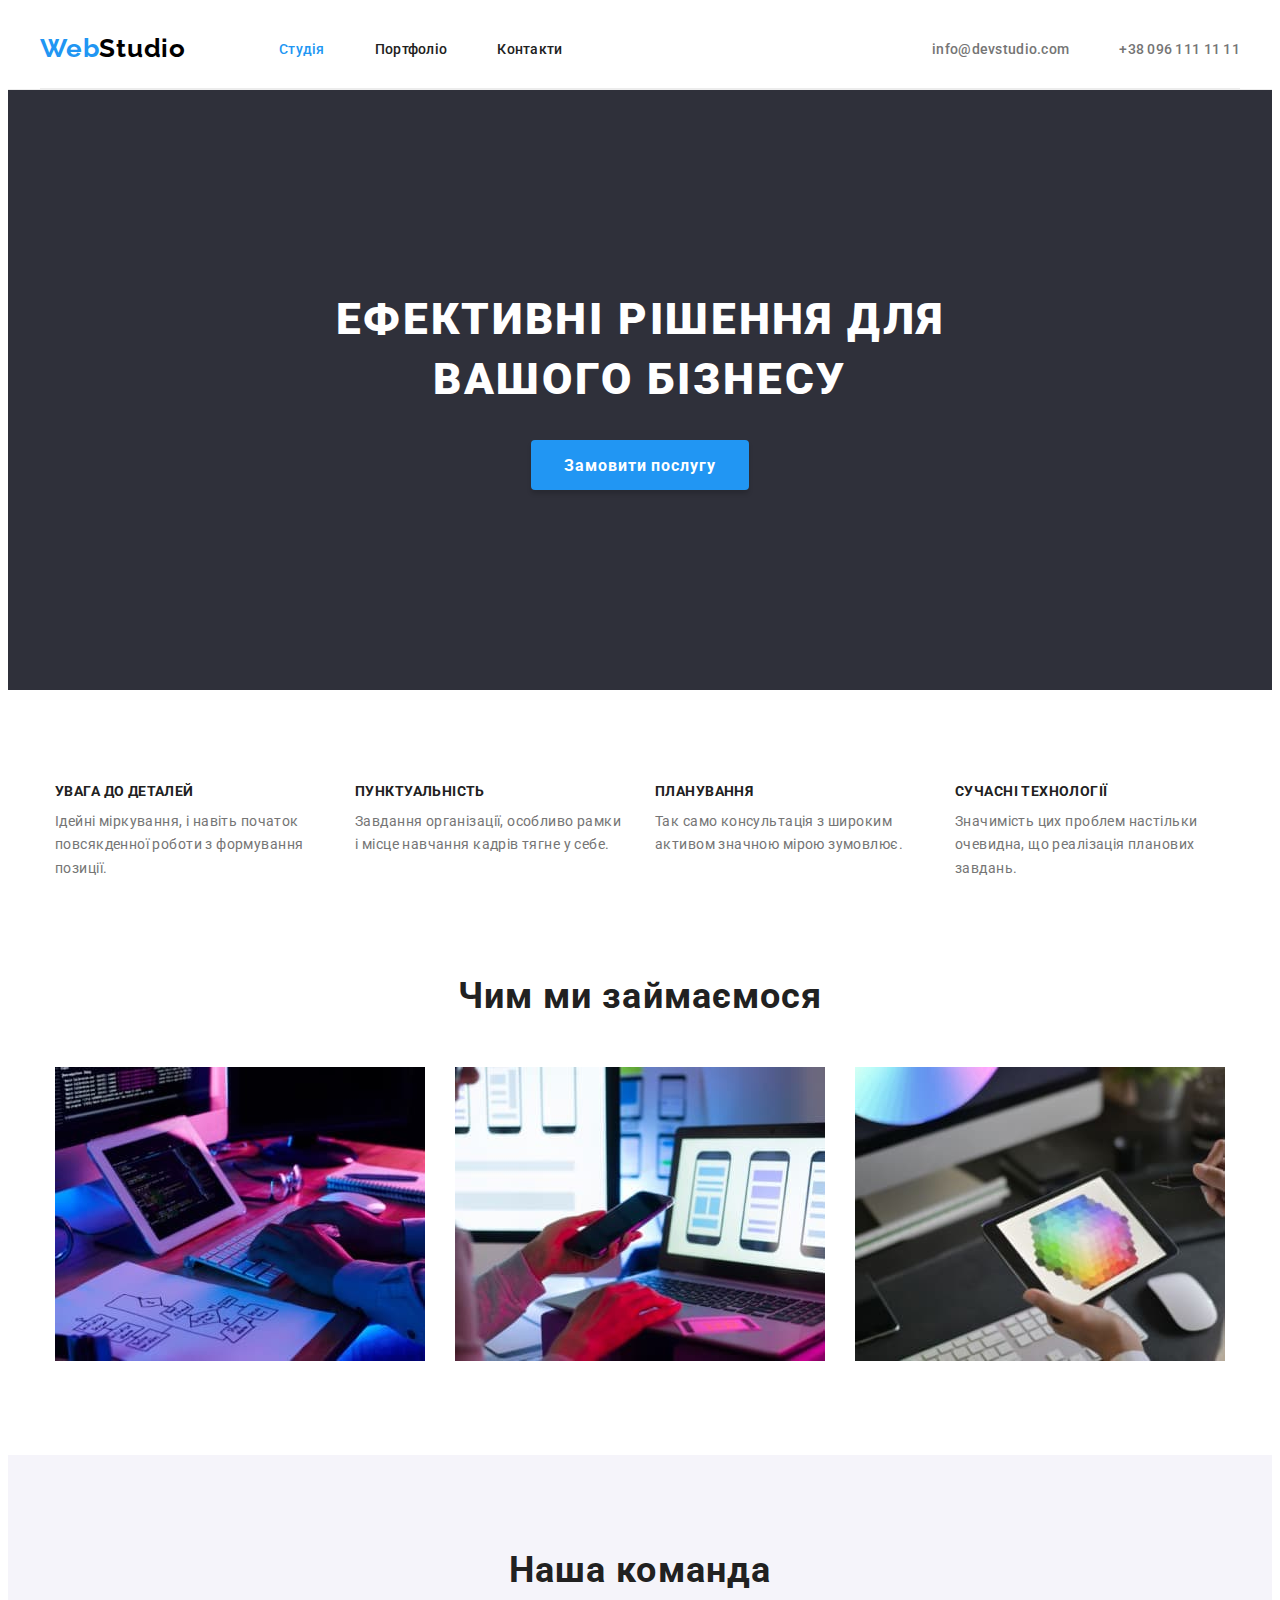
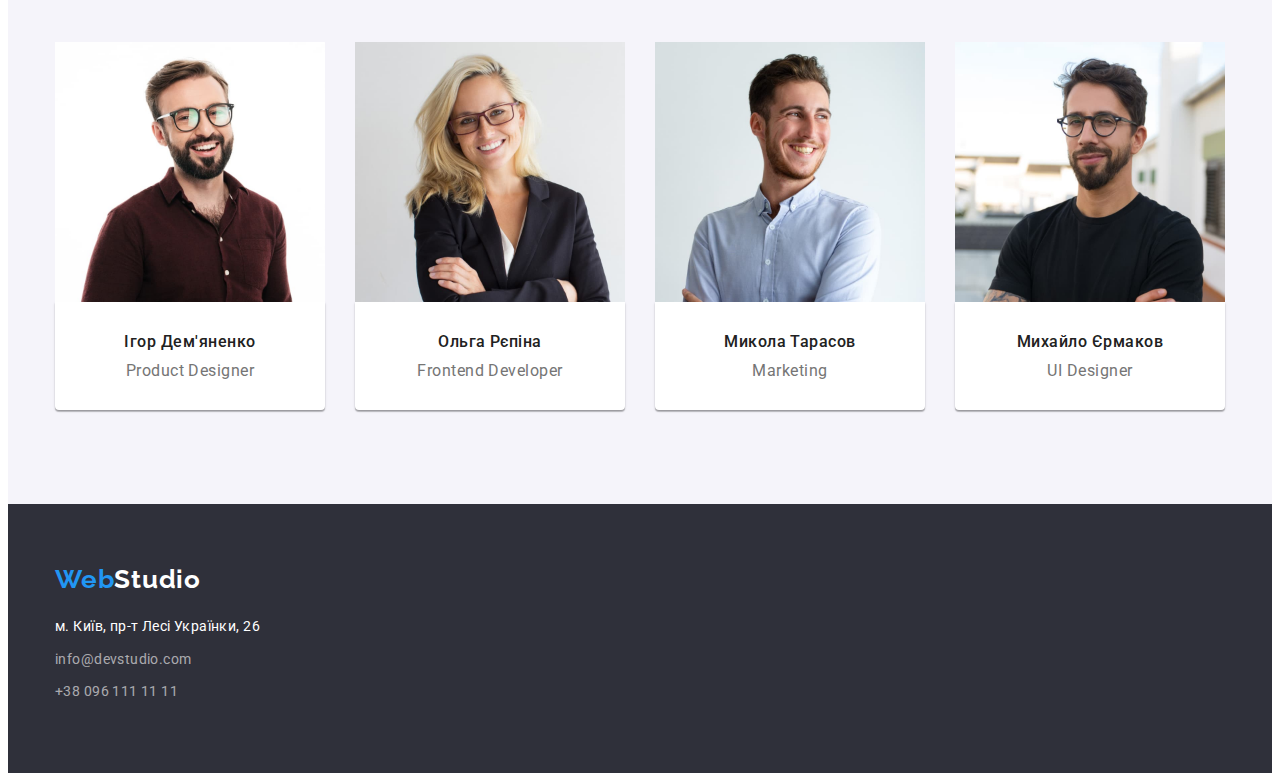
<file: index.html>
<!DOCTYPE html>
<html lang="uk">

<head>
    <meta charset="UTF-8">
    <meta http-equiv="X-UA-Compatible" content="IE=edge">
    <meta name="viewport" content="width=device-width, initial-scale=1.0">
    <title>WebStudio</title>
    <link rel="preconnect" href="https://fonts.googleapis.com">
    <link rel="preconnect" href="https://fonts.gstatic.com" crossorigin>
    <link
        href="https://fonts.googleapis.com/css2?family=Raleway:wght@700&family=Roboto:wght@400;500;700;900&display=swap"
        rel="stylesheet">
    <link rel="stylesheet" href="https://cdnjs.cloudflare.com/ajax/libs/modern-normalize/1.1.0/modern-normalize.min.css" integrity="sha512-wpPYUAdjBVSE4KJnH1VR1HeZfpl1ub8YT/NKx4PuQ5NmX2tKuGu6U/JRp5y+Y8XG2tV+wKQpNHVUX03MfMFn9Q==" crossorigin="anonymous" referrerpolicy="no-referrer" />
    <link rel="stylesheet" href="./styles/styles.css">
</head>

<body>
    <header class="header">
        <div class="container header">
            <nav class="header-navigation">
                <a class="header-logo" href="./index.html">
                    Web<span>Studio</span>
                </a>
                <ul class="header-list list">
                    <li class="header-item"><a href="./index.html" class="header-item-link current">Студія</a></li>
                    <li class="header-item"><a href="./portfolio.html" class="header-item-link">Портфоліо</a></li>
                    <li class="header-item"><a href="#" class="header-item-link">Контакти</a></li>
                </ul>
            </nav>
            <ul class="header-contact list">
                <li><a href="mailto:info@devstudio.com" class="header-mail">info@devstudio.com</a></li>
                <li><a href="tel:+380961111111" class="header-tel">+38 096 111 11 11</a></li>
            </ul>
        </div>
    </header>
    <main>
        <section class="hero ">
            <div class="container">
                <h1 class="hero-title">Ефективні рішення для вашого бізнесу</h1>
                <button type="button" class="button-primary">Замовити послугу</button>
            </div>
        </section>
        <section class="section">
            <div class="container">
                <h2 class="visually-hidden">Переваги</h2>
                <ul class="section-list list">
                    <li class="section-item">
                            <h3 class="section-subtitle">Увага до деталей</h3>
                            <p class="section-text">Ідейні міркування, і навіть початок повсякденної роботи з формування
                                позиції.</p>
                    </li>
                    <li class="section-item">
                            <h3 class="section-subtitle">Пунктуальність</h3>
                            <p class="section-text">Завдання організації, особливо рамки і місце навчання кадрів тягне у себе.
                            </p>
                    </li>
                    <li class="section-item">
                            <h3 class="section-subtitle">Планування</h3>
                            <p class="section-text">Так само консультація з широким активом значною мірою зумовлює.</p>
                    </li>
                    <li class="section-item">
                            <h3 class="section-subtitle">Сучасні технології</h3>
                            <p class="section-text">Значимість цих проблем настільки очевидна, що реалізація планових завдань.
                            </p>
                    </li>
                </ul>
            </div>
        </section>
        <section class="illustration section">
            <div class="container">
                <h2 class="illustration-title">Чим ми займаємося</h2>
                <ul class="illustration-list list">
                    <li class="illustration-item"><img src="./image/box1.jpg" alt="розробка сайтів" width="370"></li>
                    <li class="illustration-item"><img src="./image/box2.jpg" alt="розробка мобільних додатків" width="370">
                    </li>
                    <li class="illustration-item"><img src="./image/box3.jpg" alt="кольорове оформлення сайту" width="370">
                    </li>
                </ul>
            </div>
        </section>
        <section class="team section">
            <div class="container">
                <h2 class="team-title">Наша команда</h2>
                <ul class="team-list list">
                    <li class="team-item">
                        <img src="./image/teamcard3.jpg" alt="чоловік в окулярах" width="270"> 
                        <div class="team-card">                           
                            <h3 class="team-surname">Ігор Дем'яненко</h3>
                            <p lang="en" class="team-speciality">Product Designer</p>
                        </div>
                    </li>
                    <li class="team-item">
                        <img src="./image/teamcard2.jpg" alt="жінка в окулярах" width="270">   
                        <div class="team-card">                         
                            <h3 class="team-surname">Ольга Рєпіна</h3>
                            <p lang="en" class="team-speciality">Frontend Developer</p>
                        </div class="team-card">
                    </li>
                    <li class="team-item">
                        <img src="./image/teamcard1.jpg" alt="чоловік" width="270">  
                        <div class="team-card">                          
                            <h3 class="team-surname">Микола Тарасов</h3>
                            <p lang="en" class="team-speciality">Marketing</p>
                        </div class="team-card">
                    </li>
                    <li class="team-item">
                        <img src="./image/teamcard4.jpg" alt="чоловік" width="270">
                        <div class="team-card">
                            <h3 class="team-surname">Михайло Єрмаков</h3>
                            <p lang="en" class="team-speciality">UI Designer</p>
                        </div class="team-card">
                    </li>
                </ul>
            </div>
        </section>
    </main>
    <footer class="bottom">
        <div class="container">
            <a href="./index.html" class="bottom-logo">
                Web<span class="studio">Studio</span>
            </a>
            <address class="bottom-contact">
                <ul class="bottom-list list">
                    <li class="bottom-item item">
                        <a href="https://goo.gl/maps/CPtrU1FHBa2aNyZL9" target="_blank" rel="noopener noreferrer"
                            class="bottom-address item">м. Київ,
                            пр-т Лесі Українки,
                            26
                        </a>
                    </li>
                    <li class="bottom-item 	item">
                        <a href="mailto:info@devstudio.com" class="bottom-mail item">info@devstudio.com</a>
                    </li>
                    <li class="bottom-item">
                        <a href="tel:+380961111111" class="bottom-tel">+38 096 111 11 11</a>
                    </li>
                </ul>
            </address>
        </div>
    </footer>
</body>

</html>
</file>
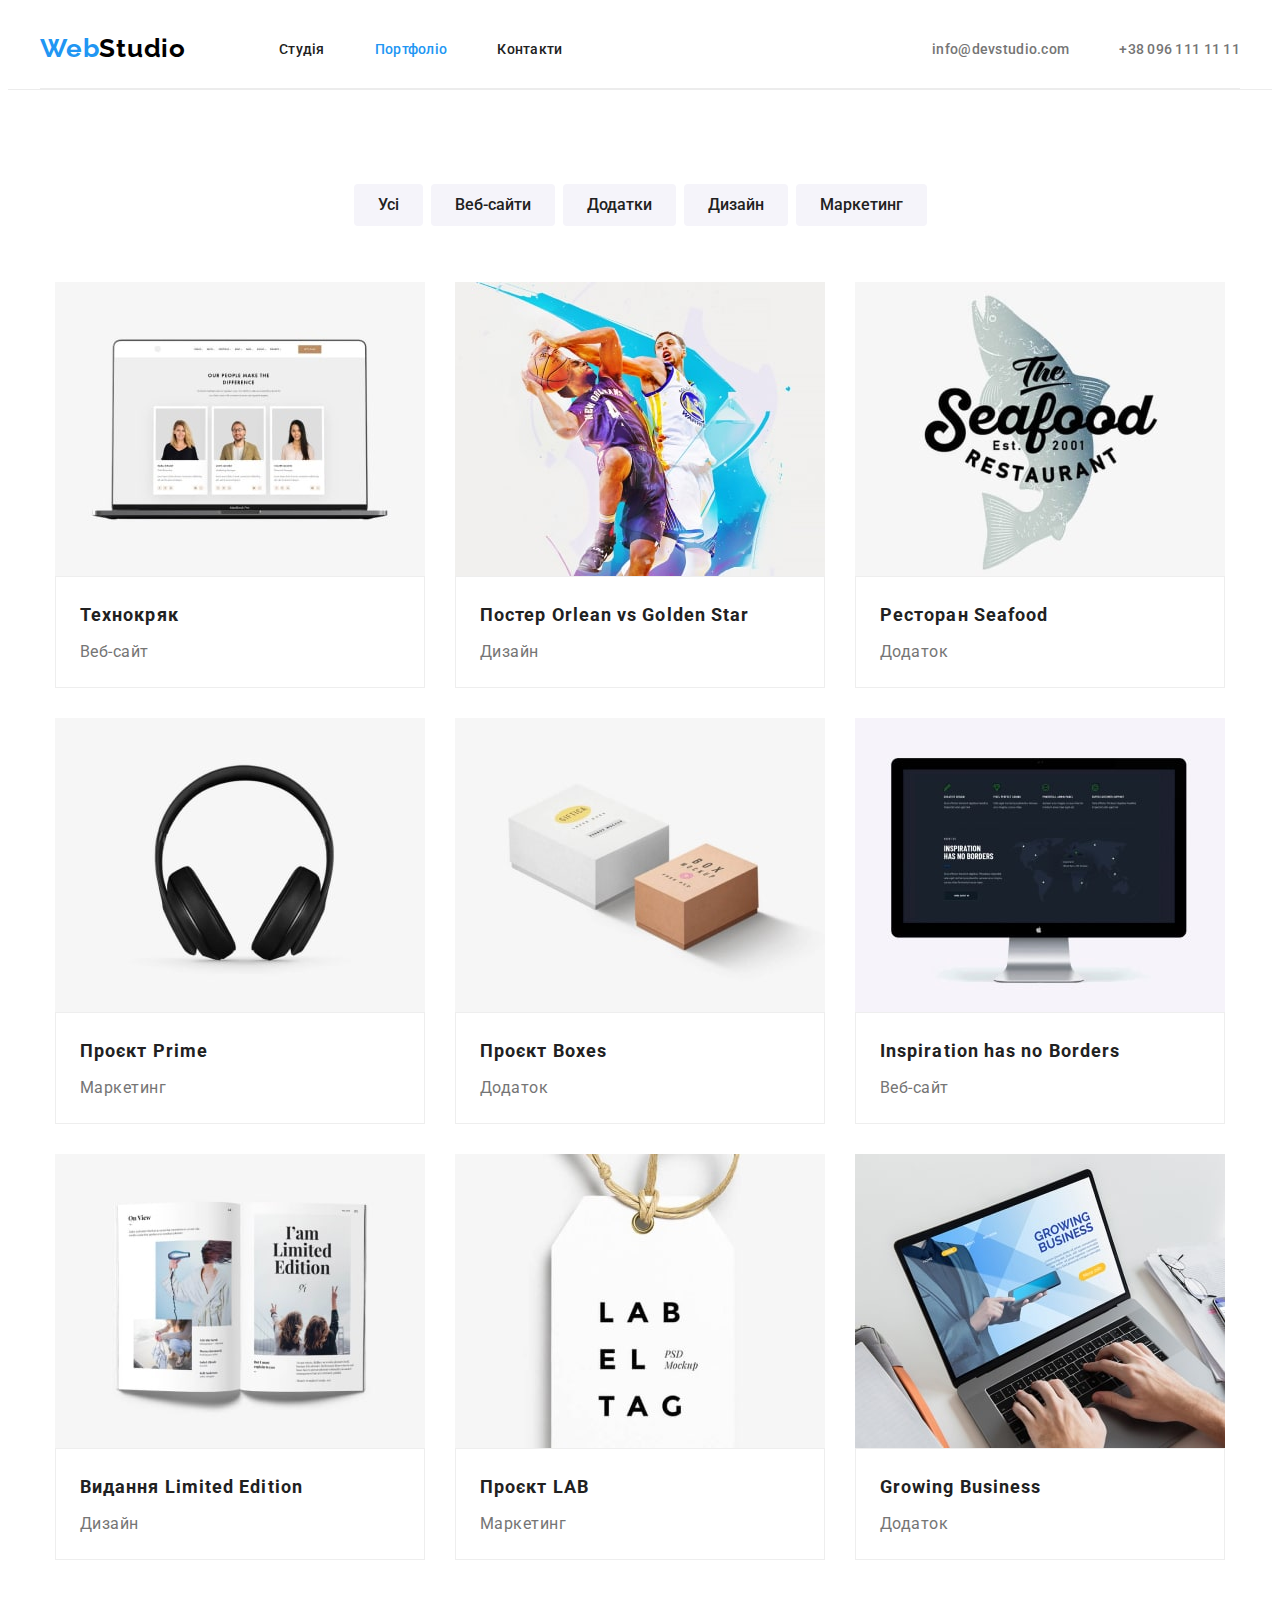
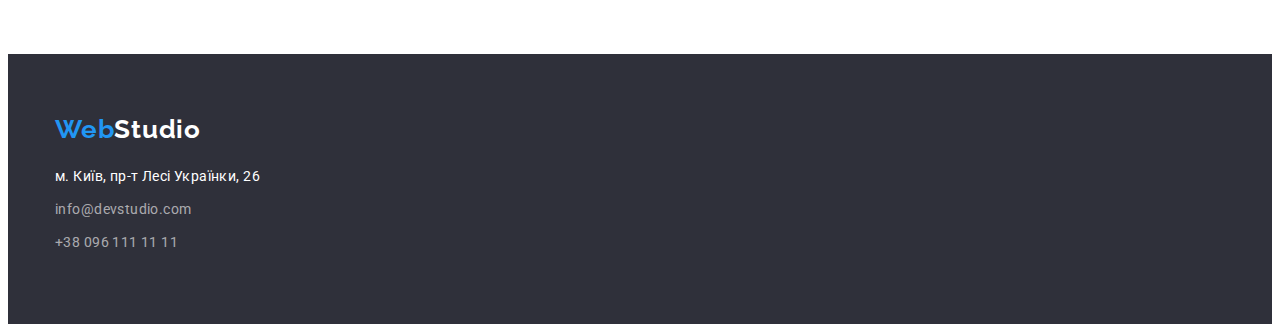
<file: portfolio.html>
<!DOCTYPE html>
<html lang="uk">

<head>
    <meta charset="UTF-8">
    <meta http-equiv="X-UA-Compatible" content="IE=edge">
    <meta name="viewport" content="width=device-width, initial-scale=1.0">
    <title>WebStudio</title>
    <link rel="preconnect" href="https://fonts.googleapis.com">
    <link rel="preconnect" href="https://fonts.gstatic.com" crossorigin>
    <link
        href="https://fonts.googleapis.com/css2?family=Raleway:wght@700&family=Roboto:wght@400;500;700;900&display=swap"
        rel="stylesheet">
    <link rel="stylesheet" href="https://cdnjs.cloudflare.com/ajax/libs/modern-normalize/1.1.0/modern-normalize.min.css" integrity="sha512-wpPYUAdjBVSE4KJnH1VR1HeZfpl1ub8YT/NKx4PuQ5NmX2tKuGu6U/JRp5y+Y8XG2tV+wKQpNHVUX03MfMFn9Q==" crossorigin="anonymous" referrerpolicy="no-referrer" />
    <link rel="stylesheet" href="./styles/styles.css">
</head>

<body>
    <header class="header">
        <div class="container header">
            <nav class="header-navigation">
                <a class="header-logo" href="./index.html">
                    Web<span>Studio</span>
                </a>
                <ul class="header-list list">
                    <li class="header-item"><a href="./index.html" class="header-item-link">Студія</a></li>
                    <li class="header-item"><a href="./portfolio.html" class="header-item-link current">Портфоліо</a></li>
                    <li class="header-item"><a href="#" class="header-item-link">Контакти</a></li>
                </ul>
            </nav>
            <ul class="header-contact list">
                <li><a href="mailto:info@devstudio.com" class="header-mail">info@devstudio.com</a></li>
                <li><a href="tel:+380961111111" class="header-tel">+38 096 111 11 11</a></li>
            </ul>
        </div>
    </header>
    <main>
        <section class="navigation section">
            <div class="container">
                <h1 class="visually-hidden">Навігація</h1>
                <ul class="navigation-list list">
                    <li><button type="button" class="navigation-button">Усі</button></li>
                    <li><button type="button" class="navigation-button">Веб-сайти</button></li>
                    <li><button type="button" class="navigation-button">Додатки</button></li>
                    <li><button type="button" class="navigation-button">Дизайн</button></li>
                    <li><button type="button" class="navigation-button">Маркетинг</button></li>
                </ul>
                <ul class="portfolio-list list">
                    <li class="portfolio-item">
                        <img src="./image/portfolio1-min.jpg" alt="Ноутбук" width="370">
                        <div class="examples">
                            <h2 class="portfolio-works">Технокряк</h2>
                            <p class="portfolio-after-title">Веб-сайт</p>
                        </div>
                    </li>
                    <li class="portfolio-item">
                        <img class="item" src="./image/portfolio2-min.jpg" alt="Постер" width="370">
                        <div class="examples">
                            <h2 class="portfolio-works">Постер Orlean vs Golden Star</h2>
                            <p class="portfolio-after-title">Дизайн</p>
                        </div> 
                    </li>
                    <li class="portfolio-item">
                        <img class="item" src="./image/portfolio3-min.jpg" alt="Постер" width="370">
                        <div class="examples">
                            <h2 class="portfolio-works">Ресторан Seafood</h2>
                            <p class="portfolio-after-title">Додаток</p>
                        </div>
                    </li>
                    <li class="portfolio-item">
                        <img class="item" src="./image/portfolio4-min.jpg" alt="Навушники" width="370">
                        <div class="examples">
                            <h2 class="portfolio-works">Проєкт Prime</h2>
                            <p class="portfolio-after-title">Маркетинг</p>
                        </div>
                    </li>
                    <li class="portfolio-item">
                        <img class="item" src="./image/portfolio5-min.jpg" alt="Дві коробки" width="370">
                        <div class="examples">
                            <h2 class="portfolio-works">Проєкт Boxes</h2>
                            <p class="portfolio-after-title">Додаток</p>
                        </div>
                    </li>
                    <li class="portfolio-item">
                        <img class="item" src="./image/portfolio6-min.jpg" alt="Монітор" width="370">
                        <div class="examples">
                            <h2 lang="en" class="portfolio-works">Inspiration has no Borders</h2>
                            <p class="portfolio-after-title">Веб-сайт</p>
                        </div>
                    </li>
                    <li class="portfolio-item">
                        <img class="item" src="./image/portfolio7-min.jpg" alt="Книга" width="370">
                        <div class="examples">
                            <h2 class="portfolio-works">Видання Limited Edition</h2>
                            <p class="portfolio-after-title">Дизайн</p>
                        </div>
                    </li>
                    <li class="portfolio-item">
                        <img class="item" src="./image/portfolio8-min.jpg" alt="Цінник" width="370">
                        <div class="examples">
                            <h2 class="portfolio-works">Проєкт LAB</h2>
                            <p class="portfolio-after-title">Маркетинг</p>
                        </div>
                    </li>
                    <li class="portfolio-item">
                        <img class="item" src="./image/portfolio9-min.jpg" alt="Ноутбук" width="370">
                        <div class="examples">
                            <h2 lang="en" class="portfolio-works">Growing Business</h2>
                            <p class="portfolio-after-title">Додаток</p>
                        </div>
                    </li>
                </ul>
            </div>
        </section>
    </main>
    <footer class="bottom">
        <div class="container">
            <a href="./index.html" class="bottom-logo">
                Web<span class="studio">Studio</span>
            </a>
            <address class="bottom-contact">
                <ul class="bottom-list list">
                    <li class="bottom-item">
                        <a href="https://goo.gl/maps/CPtrU1FHBa2aNyZL9" target="_blank" rel="noopener noreferrer"
                            class="bottom-address">м. Київ,
                            пр-т Лесі Українки,
                            26
                        </a>
                    </li>
                    <li class="bottom-item">
                        <a href="mailto:info@devstudio.com" class="bottom-mail">info@devstudio.com</a>
                    </li>
                    <li class="bottom-item">
                        <a href="tel:+380961111111" class="bottom-tel">+38 096 111 11 11</a>
                    </li>
                </ul>
            </address>
        </div>
    </footer>
</body>

</html>
</file>
<file: styles/styles.css>
html {
	box-sizing: border-box;
}
*,
*::before,
*::after {
	box-sizing: border-box;
}
:root {
	--main-color: #757575;
	--secondary-color: #212121;
	--main-bg-color: #2196f3;
	--accent-color: #ffffff;
}

p,
h1,
h2,
h3,
h4,
h5,
h6 {
  margin: 0;
}
ul,
ol {
  margin: 0;
  padding-left: 0;
}
button {
  cursor: pointer;
}
address {
  font-style: normal;
}
img {
  display: block;
  max-width: 100%;
  height: auto;
}
body {
	color: var(--main-color);
	font-family: "Roboto", sans-serif;
}
.list {
	list-style: none;
}

.container {
	width: 1200px;
	padding-left: 15px;
	padding-right: 15px;
	margin: 0 auto;
}

.visually-hidden {
	color: rgba(0, 0, 0, 0);
	position: absolute;
	width: 1px;
	height: 1px;
	margin: -1px;
	border: 0;
	padding: 0;
	white-space: nowrap;
	clip-path: inset(100%);
	clip: rect(0 0 0 0);
	overflow: hidden;
}

.section {
	padding: 94px 0;
}

.header {
	border-bottom: 1px solid #ECECEC;
	max-width: 100%;
}

.container.header {
	display: flex;
	align-items: center;
	justify-content: space-between;
	padding: 25px 0 24px 0;
}

.header-navigation {
	display: flex;
	align-items: center;
}

.header-list {
	display: flex;
	gap: 50px;
}

.header-logo {
	font-family: "Raleway", sans-serif;
	font-weight: 700;
	font-size: 26px;
	line-height: 1.19;
	letter-spacing: 0.03em;
	color: var(--main-bg-color);
	text-decoration: none;
	margin-right: 93px;
}
.header-contact {
	display: flex;
	align-items: center;
	gap: 50px;
}
span {
	font-family: "Raleway", sans-serif;
	font-weight: 700;
	font-size: 26px;
	line-height: 1.19;
	letter-spacing: 0.03em;
	color: #000000;
	text-decoration: none;
}
.header-item-link {
	font-weight: 500;
	font-size: 14px;
	line-height: 1.14;
	letter-spacing: 0.02em;
	color: var(--secondary-color);
	text-decoration: none;
}

.header-item-link:hover,
.header-item-link:focus {
	color: var(--main-bg-color);
}

.header-mail,
.header-tel {
	font-weight: 500;
	font-size: 14px;
	line-height: 1.14;
	letter-spacing: 0.02em;
	color: var(--main-color);
	text-decoration: none;
}

.header-item-link.current {
	color: var(--main-bg-color);
}

.header-tel:hover,
.header-tel:focus,
.header-mail:hover,
.header-mail:focus {
	color: var(--main-bg-color);
}

.hero {
	background-color: #2f303a;
	text-align: center;
	padding: 200px 0;
}

.hero-title {
	font-weight: 900;
	font-size: 44px;
	line-height: 1.36;
	letter-spacing: 0.06em;
	text-transform: uppercase;
	color: var(--accent-color);
	width: 696px;
	margin: 0 auto 30px auto;
}

.button-primary {
	font-family: "Roboto", sans-serif;
	color: var(--accent-color);
	background-color: var(--main-bg-color);
	font-weight: 700;
	font-size: 16px;
	line-height: 1.88;
	letter-spacing: 0.06em;
	cursor: pointer;
	display: inline-flex;
	text-align: center;
	border: 1px solid transparent;
	padding: 10px 32px;
	min-width: 216px;
	height: 50px;
	border-radius: 4px;
	box-shadow: 0px 4px 4px rgba(0, 0, 0, 0.15);
}

.button-primary:active {
	color: var(--accent-color);
	background-color: #188ce8;
}

.section-list {
	display: flex;
	gap: 30px;
}
.section-item {
	width: 270px;
}
.section-subtitle {
	font-family: inherit;
	font-weight: 700;
	font-size: 14px;
	line-height: 1.14;
	letter-spacing: 0.03em;
	text-transform: uppercase;
	color: var(--secondary-color);
	margin-bottom: 10px;
}

.section-text {
	font-family: inherit;
	font-weight: 400;
	font-size: 14px;
	line-height: 1.71;
	letter-spacing: 0.03em;
}
.illustration {
	padding-top: 0;
}
.illustration-title {
	font-weight: 700;
	font-size: 36px;
	line-height: 1.17;
	letter-spacing: 0.03em;
	color: var(--secondary-color);
	margin-bottom: 50px;
	text-align: center;
}
.illustration-list {
	display: flex;
	gap: 30px;
}
.team {
	background-color: 
	#F5F4FA;
	text-align: center;
}
.team-list {
	display: flex;
	gap: 30px;
	width: calc((100%-90px)/4);
}
.team-card {
	background: var(--accent-color);
	box-shadow: 0px 1px 3px rgba(0, 0, 0, 0.12), 0px 1px 1px rgba(0, 0, 0, 0.14), 0px 2px 1px rgba(0, 0, 0, 0.2);
	border-radius: 0px 0px 4px 4px;
	width: 270px;
	display: block;
	padding-top: 30px;
	padding-bottom: 30px;
}
.team-title {
	font-weight: 700;
	font-size: 36px;
	line-height: 1.17;
	letter-spacing: 0.03em;
	color: var(--secondary-color);
	margin-bottom: 50px;
}
.team-surname {
	font-weight: 500;
	font-size: 16px;
	line-height: 1.19;
	letter-spacing: 0.03em;
	color: var(--secondary-color);
	margin-bottom: 10px;
}

.team-speciality {
	font-size: 16px;
	line-height: 1.19;
	letter-spacing: 0.03em; 
}

.bottom {
	background-color: #2f303a;
	padding-top: 60px;
	padding-bottom: 60px;
}

.bottom-logo {
	font-family: "Raleway", sans-serif;
	font-weight: 700;
	font-size: 26px;
	line-height: 1.19;
	letter-spacing: 0.03em;
	text-decoration: none;
	color: var(--main-bg-color);
	display: flex;
	margin-bottom: 20px;
}

.studio {
	font-family: "Raleway", sans-serif;
	font-weight: 700;
	font-size: 26px;
	line-height: 1.19;
	letter-spacing: 0.03em;
	color: var(--accent-color);
	text-decoration: none;
}


.bottom-address {
	font-family: "Roboto";
	font-style: normal;
	font-weight: 400;
	font-size: 14px;
	line-height: 1.71;
	letter-spacing: 0.03em;
	text-decoration: none;
	color: var(--accent-color);
}

.bottom-mail,
.bottom-tel {
	font-style: normal;
	font-size: 14px;
	line-height: 1.71;
	letter-spacing: 0.03em;
	color: rgba(255, 255, 255, 0.6);
	text-decoration: none;
}

.bottom-item {
	margin-bottom: 9px;
}

.bottom-mail:hover,
.bottom-mail:focus,
.bottom-tel:hover,
.bottom-tel:focus {
	color: var(--main-bg-color);
}
.navigation-list {
	display: flex;
	justify-content: center;
	margin-bottom: 56px;
	gap: 8px;
}

.navigation-button {
	font-family: "Roboto", sans-serif;
	font-weight: 500;
	font-size: 16px;
	line-height: 1.63;
	color: var(--secondary-color);
	background-color: #f5f4fa;
	cursor: pointer;
	border-radius: 4px;
	padding: 6px 22px;
	border-color: transparent;
    text-align: center;
}

.navigation-button:hover,
.navigation-button:focus {
	color: var(--accent-color);
	background-color: var(--main-bg-color);
}

.portfolio-list {
	display: flex;
	flex-wrap: wrap;
	gap: 30px;
}

.examples {
	padding: 20px 24px;
    width: 370px;
	background-color: var(--accent-color);
	border: 1px solid #EEEEEE;
}
.portfolio-works {
	font-weight: 700;
	font-size: 18px;
	font-family: inherit;
	line-height: 2;
	letter-spacing: 0.06em;
	color: var(--secondary-color);
    margin-bottom: 4px;
	max-width: 322px;
	max-height: 36px;
}

.portfolio-after-title {
	font-size: 16px;
	line-height: 1.88;
	letter-spacing: 0.03em;
}
</file>
